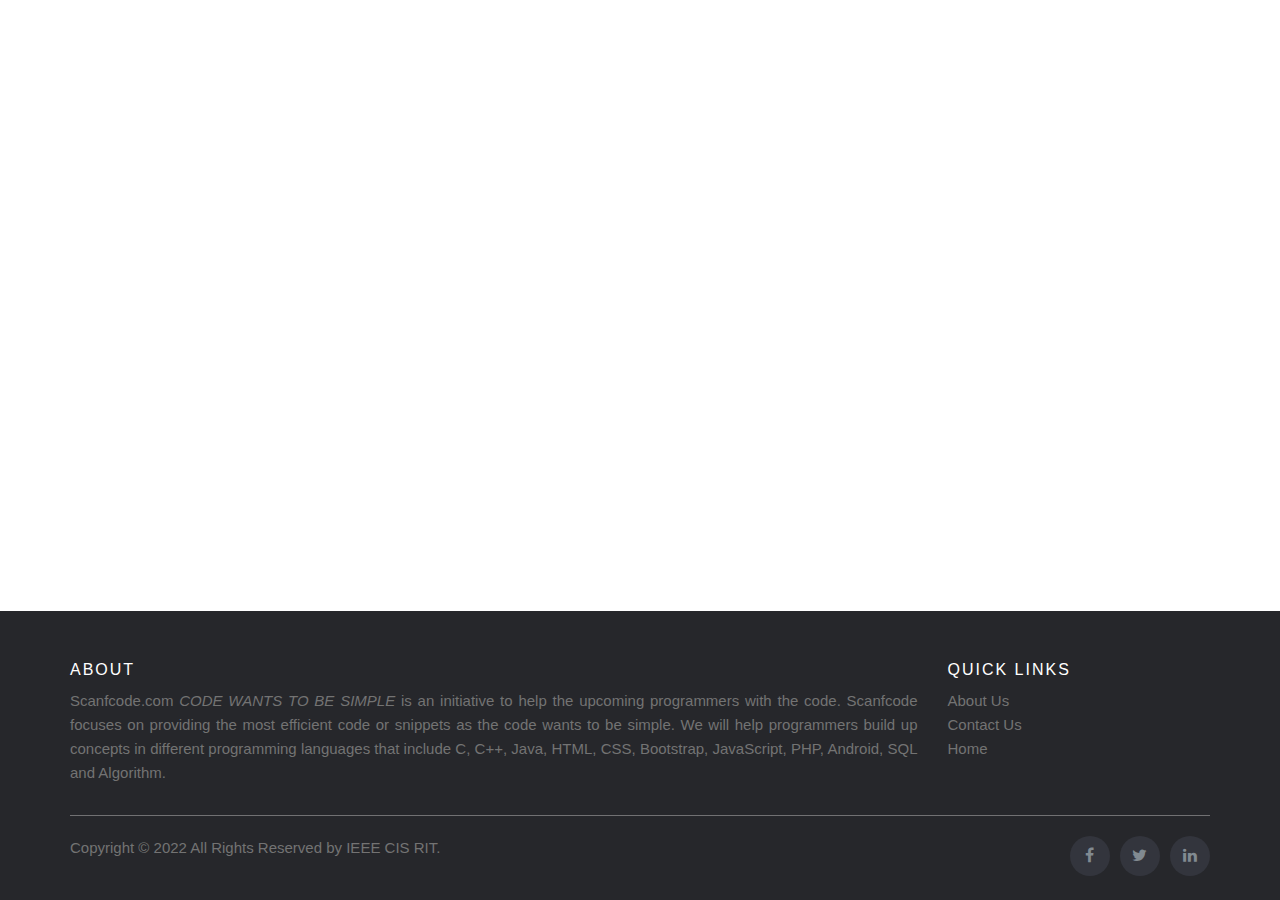
<file: header footer/demo.html>
<!DOCTYPE html>
<html lang="en">
<head>
    <meta charset="UTF-8">
    <meta name="viewport" content="user-scalable=no, width=device-width, initial-scale=1">
    <meta name="apple-mobile-web-app-capable" content="yes"/>

    <link rel="stylesheet" href="https://maxcdn.bootstrapcdn.com/bootstrap/3.3.7/css/bootstrap.min.css">
    <script src="https://ajax.googleapis.com/ajax/libs/jquery/3.2.1/jquery.min.js"></script>
    <script src="https://maxcdn.bootstrapcdn.com/bootstrap/3.3.7/js/bootstrap.min.js"></script>
    <link rel="stylesheet" href="https://cdnjs.cloudflare.com/ajax/libs/font-awesome/4.7.0/css/font-awesome.min.css">

    <link rel="stylesheet" href="style.css">
    <title>Title</title>
</head>
<body>

<footer class="site-footer" style="position: sticky">
    <div class="container">
        <div class="row">
            <div class="col-sm-12 col-md-9">
                <h6>About</h6>
                <p class="text-justify">Scanfcode.com <i>CODE WANTS TO BE SIMPLE </i> is an initiative to help the
                    upcoming programmers with the code. Scanfcode focuses on providing the most efficient code or
                    snippets as the code wants to be simple. We will help programmers build up concepts in different
                    programming languages that include C, C++, Java, HTML, CSS, Bootstrap, JavaScript, PHP, Android, SQL
                    and Algorithm.</p>
            </div>

            <div class="col-xs-6 col-md-3">
                <h6>Quick Links</h6>
                <ul class="footer-links">
                    <li><a href="#">About Us</a></li>
                    <li><a href="#">Contact Us</a></li>
                    <li><a href="#">Home</a></li>
                </ul>
            </div>
        </div>
        <hr>
    </div>
    <div class="container">
        <div class="row">
            <div class="col-md-8 col-sm-6 col-xs-12">
                <p class="copyright-text">Copyright &copy; 2022 All Rights Reserved by
                    <a href="#">IEEE CIS RIT</a>.
                </p>
            </div>

            <div class="col-md-4 col-sm-6 col-xs-12">
                <ul class="social-icons">
                    <li><a class="facebook" href="#"><i class="fa fa-facebook"></i></a></li>
                    <li><a class="twitter" href="#"><i class="fa fa-twitter"></i></a></li>
                    <li><a class="linkedin" href="#"><i class="fa fa-linkedin"></i></a></li>
                </ul>
            </div>
        </div>
    </div>
</footer>

</body>
</html>
</file>
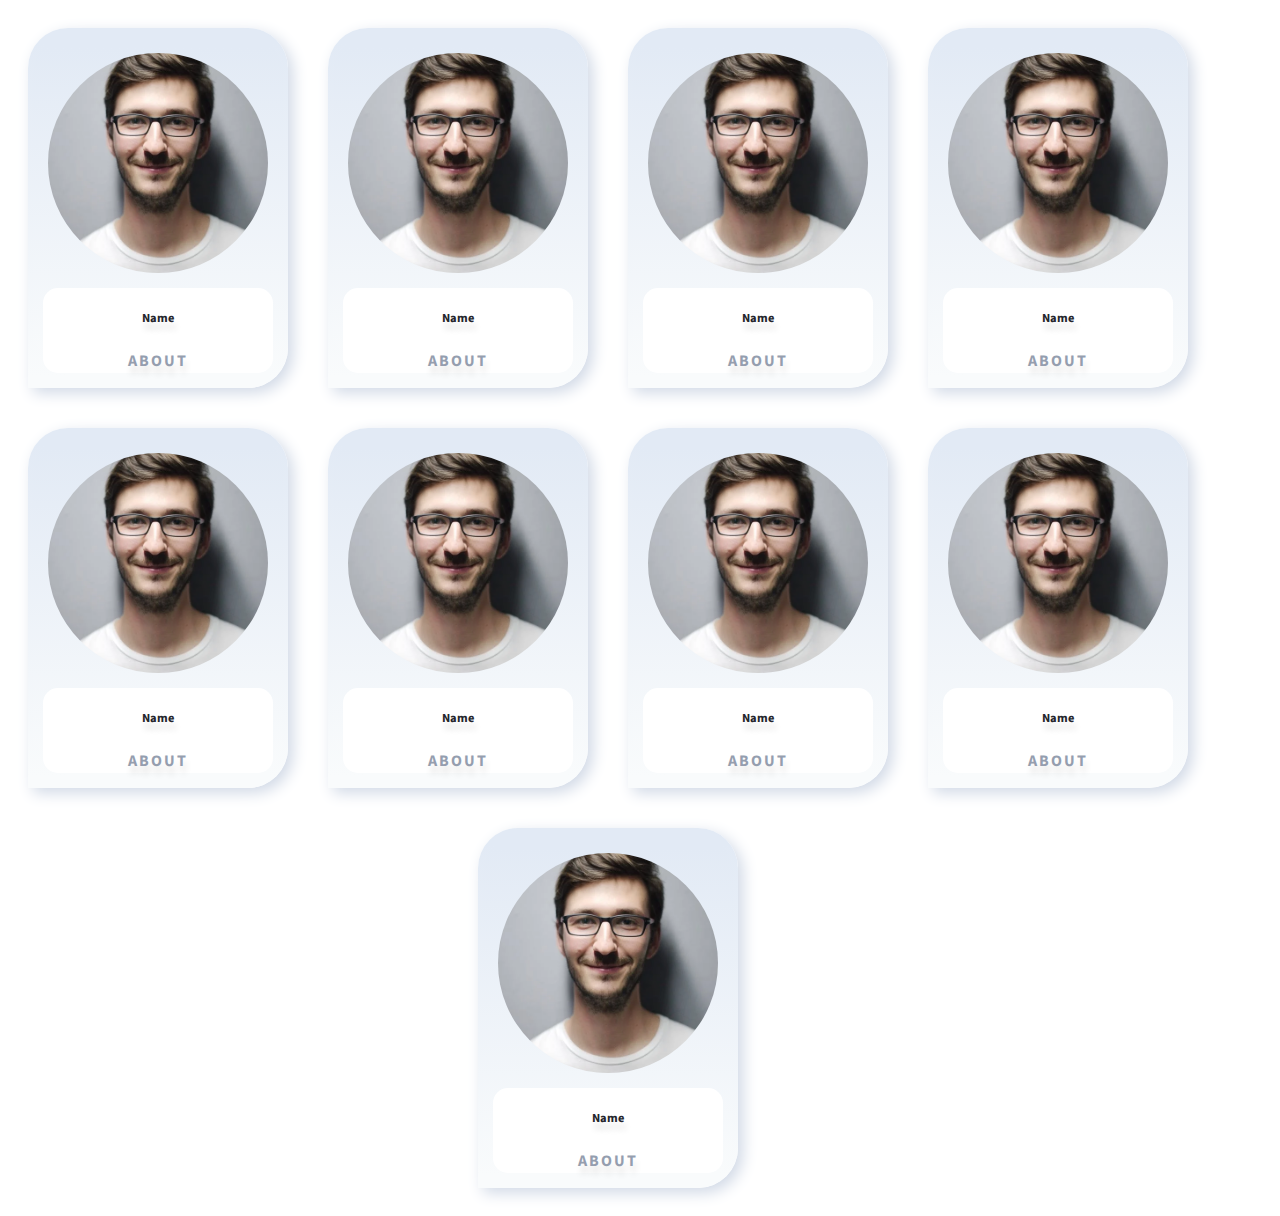
<file: committee members/team grid/demo.html>
<!DOCTYPE html>
<html lang="en">
<head>
    <meta charset="UTF-8">
    <meta name="viewport" content="width=device-width,initial-scale=1">
    <meta name="apple-mobile-web-app-capable" content="yes"/>

    <link rel="stylesheet" href="style.css">
    <title>Title</title>
</head>
<body>
<div class="team-container">
    <div class="team-row">
        <div class="member-card">
            <div class="image">
                <img src="pexels-photo-220453.webp">
            </div>
            <div class="intro">
                <h5>Name</h5>
                <span>About</span>
            </div>
            <div class="caption">
                <p>caption</p>
            </div>
        </div>
        <div class="member-card">
            <div class="image">
                <img src="pexels-photo-220453.webp">
            </div>
            <div class="intro">
                <h5>Name</h5>
                <span>About</span>
            </div>
            <div class="caption">
                <p>caption</p>
            </div>
        </div>
        <div class="member-card">
            <div class="image">
                <img src="pexels-photo-220453.webp">
            </div>
            <div class="intro">
                <h5>Name</h5>
                <span>About</span>
            </div>
            <div class="caption">
                <p>caption</p>
            </div>
        </div>
        <div class="member-card">
            <div class="image">
                <img src="pexels-photo-220453.webp">
            </div>
            <div class="intro">
                <h5>Name</h5>
                <span>About</span>
            </div>
            <div class="caption">
                <p>caption</p>
            </div>
        </div>
        <div class="member-card">
            <div class="image">
                <img src="pexels-photo-220453.webp">
            </div>
            <div class="intro">
                <h5>Name</h5>
                <span>About</span>
            </div>
            <div class="caption">
                <p>caption</p>
            </div>
        </div>
        <div class="member-card">
            <div class="image">
                <img src="pexels-photo-220453.webp">
            </div>
            <div class="intro">
                <h5>Name</h5>
                <span>About</span>
            </div>
            <div class="caption">
                <p>caption</p>
            </div>
        </div>
        <div class="member-card">
            <div class="image">
                <img src="pexels-photo-220453.webp">
            </div>
            <div class="intro">
                <h5>Name</h5>
                <span>About</span>
            </div>
            <div class="caption">
                <p>caption</p>
            </div>
        </div>
        <div class="member-card">
            <div class="image">
                <img src="pexels-photo-220453.webp">
            </div>
            <div class="intro">
                <h5>Name</h5>
                <span>About</span>
            </div>
            <div class="caption">
                <p>caption</p>
            </div>
        </div>
        <div class="member-card">
            <div class="image">
                <img src="pexels-photo-220453.webp">
            </div>
            <div class="intro">
                <h5>Name</h5>
                <span>About</span>
            </div>
            <div class="caption">
                <p>caption</p>
            </div>
        </div>
    </div>
</div>
</body>
</html>
</file>
<file: header footer/style.css>
body {
    min-height: 100vh;
    display: flex;
    flex-direction: column;
}

footer {
    margin-top: auto;
}

.site-footer
{
  background-color:#26272b;
  padding:45px 0 20px;
  font-size:15px;
  line-height:24px;
  color:#737373;
}
.site-footer hr
{
  border-top-color:#bbb;
  opacity:0.5
}
.site-footer hr.small
{
  margin:20px 0
}
.site-footer h6
{
  color:#fff;
  font-size:16px;
  text-transform:uppercase;
  margin-top:5px;
  letter-spacing:2px
}
.site-footer a
{
  color:#737373;
}
.site-footer a:hover
{
  color:#3366cc;
  text-decoration:none;
}
.footer-links
{
  padding-left:0;
  list-style:none
}
.footer-links li
{
  display:block
}
.footer-links a
{
  color:#737373
}
.footer-links a:active,.footer-links a:focus,.footer-links a:hover
{
  color:#3366cc;
  text-decoration:none;
}
.footer-links.inline li
{
  display:inline-block
}
.site-footer .social-icons
{
  text-align:right
}
.site-footer .social-icons a
{
  width:40px;
  height:40px;
  line-height:40px;
  margin-left:6px;
  margin-right:0;
  border-radius:100%;
  background-color:#33353d
}
.copyright-text
{
  margin:0
}
@media (max-width:991px)
{
  .site-footer [class^=col-]
  {
    margin-bottom:30px
  }
}
@media (max-width:767px)
{
  .site-footer
  {
    padding-bottom:0
  }
  .site-footer .copyright-text,.site-footer .social-icons
  {
    text-align:center
  }
}
.social-icons
{
  padding-left:0;
  margin-bottom:0;
  list-style:none
}
.social-icons li
{
  display:inline-block;
  margin-bottom:4px
}
.social-icons li.title
{
  margin-right:15px;
  text-transform:uppercase;
  color:#96a2b2;
  font-weight:700;
  font-size:13px
}
.social-icons a{
  background-color:#eceeef;
  color:#818a91;
  font-size:16px;
  display:inline-block;
  line-height:44px;
  width:44px;
  height:44px;
  text-align:center;
  margin-right:8px;
  border-radius:100%;
  -webkit-transition:all .2s linear;
  -o-transition:all .2s linear;
  transition:all .2s linear
}
.social-icons a:active,.social-icons a:focus,.social-icons a:hover
{
  color:#fff;
  background-color:#29aafe
}
.social-icons.size-sm a
{
  line-height:34px;
  height:34px;
  width:34px;
  font-size:14px
}
.social-icons a.facebook:hover
{
  background-color:#3b5998
}
.social-icons a.twitter:hover
{
  background-color:#00aced
}
.social-icons a.linkedin:hover
{
  background-color:#007bb6
}
.social-icons a.dribbble:hover
{
  background-color:#ea4c89
}
@media (max-width:767px)
{
  .social-icons li.title
  {
    display:block;
    margin-right:0;
    font-weight:600
  }
}
</file>
<file: committee members/team grid/style.css>
@import url(https://fonts.googleapis.com/css?family=Source+Sans+Pro:400,200,200italic,300,300italic,400italic,600,600italic,700,700italic,900,900italic);
html {
  max-width: 100vw;
  position: absolute;
  overflow-x: hidden;
  font-family: "Source Sans Pro", sans-serif;
  line-height: 1.5;
  color: #323232;
  font-size: 15px;
  font-weight: 400;
  text-rendering: optimizeLegibility;
  -webkit-font-smoothing: antialiased;
  -moz-font-smoothing: antialiased;
}

.team-container {
  max-width: 1200px;
  margin: 0 0;
}
.team-container .team-row {
  display: flex;
  flex-wrap: wrap;
  width: 100%;
  align-items: center;
  justify-content: space-around;
}
.team-container .member-card {
  flex: 1 1 250px;
  height: 350px;
  max-width: 250px;
  max-height: 350px;
  margin: 20px 10px;
  position: relative;
  align-items: center;
  justify-content: space-around;
  padding: 5px 5px;
  border-radius: 40px 40px 40px 0;
  box-shadow: 5px 5px 15px #d1d9e6, -5px -5px 15px #ffffff;
  background: linear-gradient(0deg, #f9fbfc 3.36%, #e2eaf5 95.69%);
  -webkit-tap-highlight-color: transparent;
  transition: all 1500ms ease-in-out;
}
@media screen and (max-width: 320px) {
  .team-container .member-card {
    height: 300px;
    max-height: 300px;
  }
}
.team-container .member-card .image {
  position: relative;
  width: 100%;
  height: 100%;
  margin: 0;
  padding: 0;
  border-radius: 40px;
  webkit-clip-path: polygon(0% 0%, 100% 0%, 100% 100%, 40px 100%, 0% calc(100% - 40px));
  clip-path: polygon(0% 0%, 100% 0%, 100% 100%, 40px 100%, 0% calc(100% - 40px));
  background: linear-gradient(0deg, #f9fbfc 3.36%, #e2eaf5 95.69%);
}
.team-container .member-card .image img {
  position: relative;
  background: yellow;
  left: 15px;
  top: -10%;
  width: 220px;
  webkit-clip-path: circle();
  clip-path: circle();
}
@media screen and (max-width: 320px) {
  .team-container .member-card .image img {
    width: 170px;
  }
}
.team-container .member-card .intro {
  position: absolute;
  width: calc(100% - 40px / 2 - 10px);
  bottom: 5px;
  right: 5px;
  background: white;
  border-radius: 15px;
  margin: 10px 10px;
  text-shadow: 2px 8px 6px rgba(0, 0, 0, 0.103), 0px -5px 35px rgba(255, 255, 255, 0.123);
  text-transform: capitalize;
  color: #25262c;
  text-align: center;
}
.team-container .member-card .intro p {
  margin-bottom: 0;
  text-transform: uppercase;
  letter-spacing: 2px;
  display: block;
  margin-inline-start: 0;
  margin-inline-end: 0;
  font-weight: 1000;
  font-size: 22px;
}
.team-container .member-card .intro span {
  margin-bottom: 0;
  text-transform: uppercase;
  letter-spacing: 2px;
  font-weight: 700;
  font-size: 16px;
  color: #959eaf;
}
.team-container .member-card .caption {
  text-align: center;
  color: transparent;
  position: absolute;
  z-index: 100;
  bottom: 0;
  left: 0;
  border-radius: 40px 40px 40px 0;
  height: 0;
  width: 0;
  margin: 5px 5px;
  clip-path: polygon(0% 0%, 100% 0%, 100% 100%, 40px 100%, 0% calc(100% - 40px));
  overflow: hidden;
  visibility: hidden;
  -webkit-transition: width 0.3s ease-in-out, height 0.3s ease-in-out;
  -moz-transition: width 0.3s ease-in-out, height 0.3s ease-in-out;
  -o-transition: width 0.3s ease-in-out, height 0.3s ease-in-out;
  transition: width 0.3s ease-in-out, height 0.3s ease-in-out;
  backdrop-filter: blur(2px);
  background-color: rgba(191, 218, 253, 0.3);
}
@media screen and (max-width: 320px) {
  .team-container .member-card .caption {
    width: 28%;
  }
}
.team-container .member-card:hover .caption {
  visibility: visible;
  color: #ffffff;
  height: calc(100% - 10px);
  width: calc(100% - 10px);
  -webkit-transition: width 0.3s ease-in-out, height 0.3s ease-in-out;
  -moz-transition: width 0.3s ease-in-out, height 0.3s ease-in-out;
  -o-transition: width 0.3s ease-in-out, height 0.3s ease-in-out;
  transition: width 0.3s ease-in-out, height 0.3s ease-in-out;
}

/*# sourceMappingURL=style.css.map */
</file>
